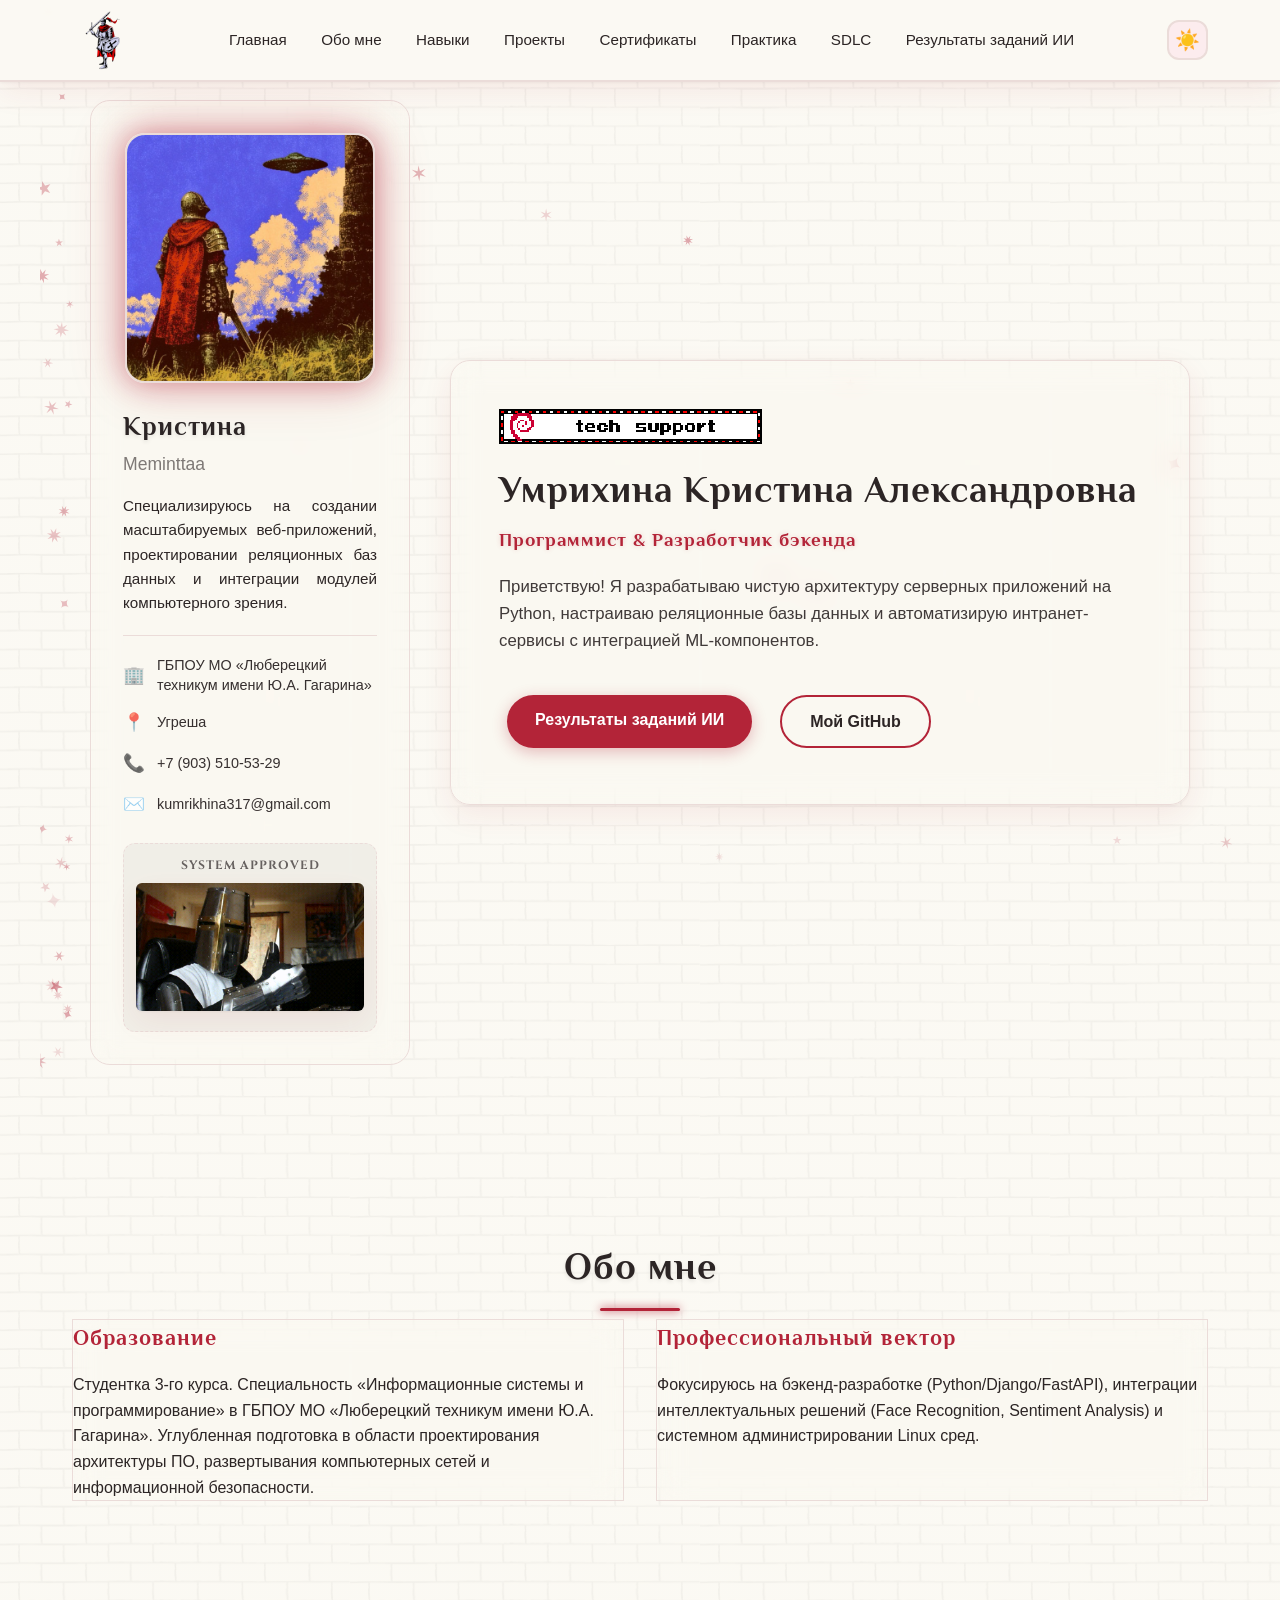
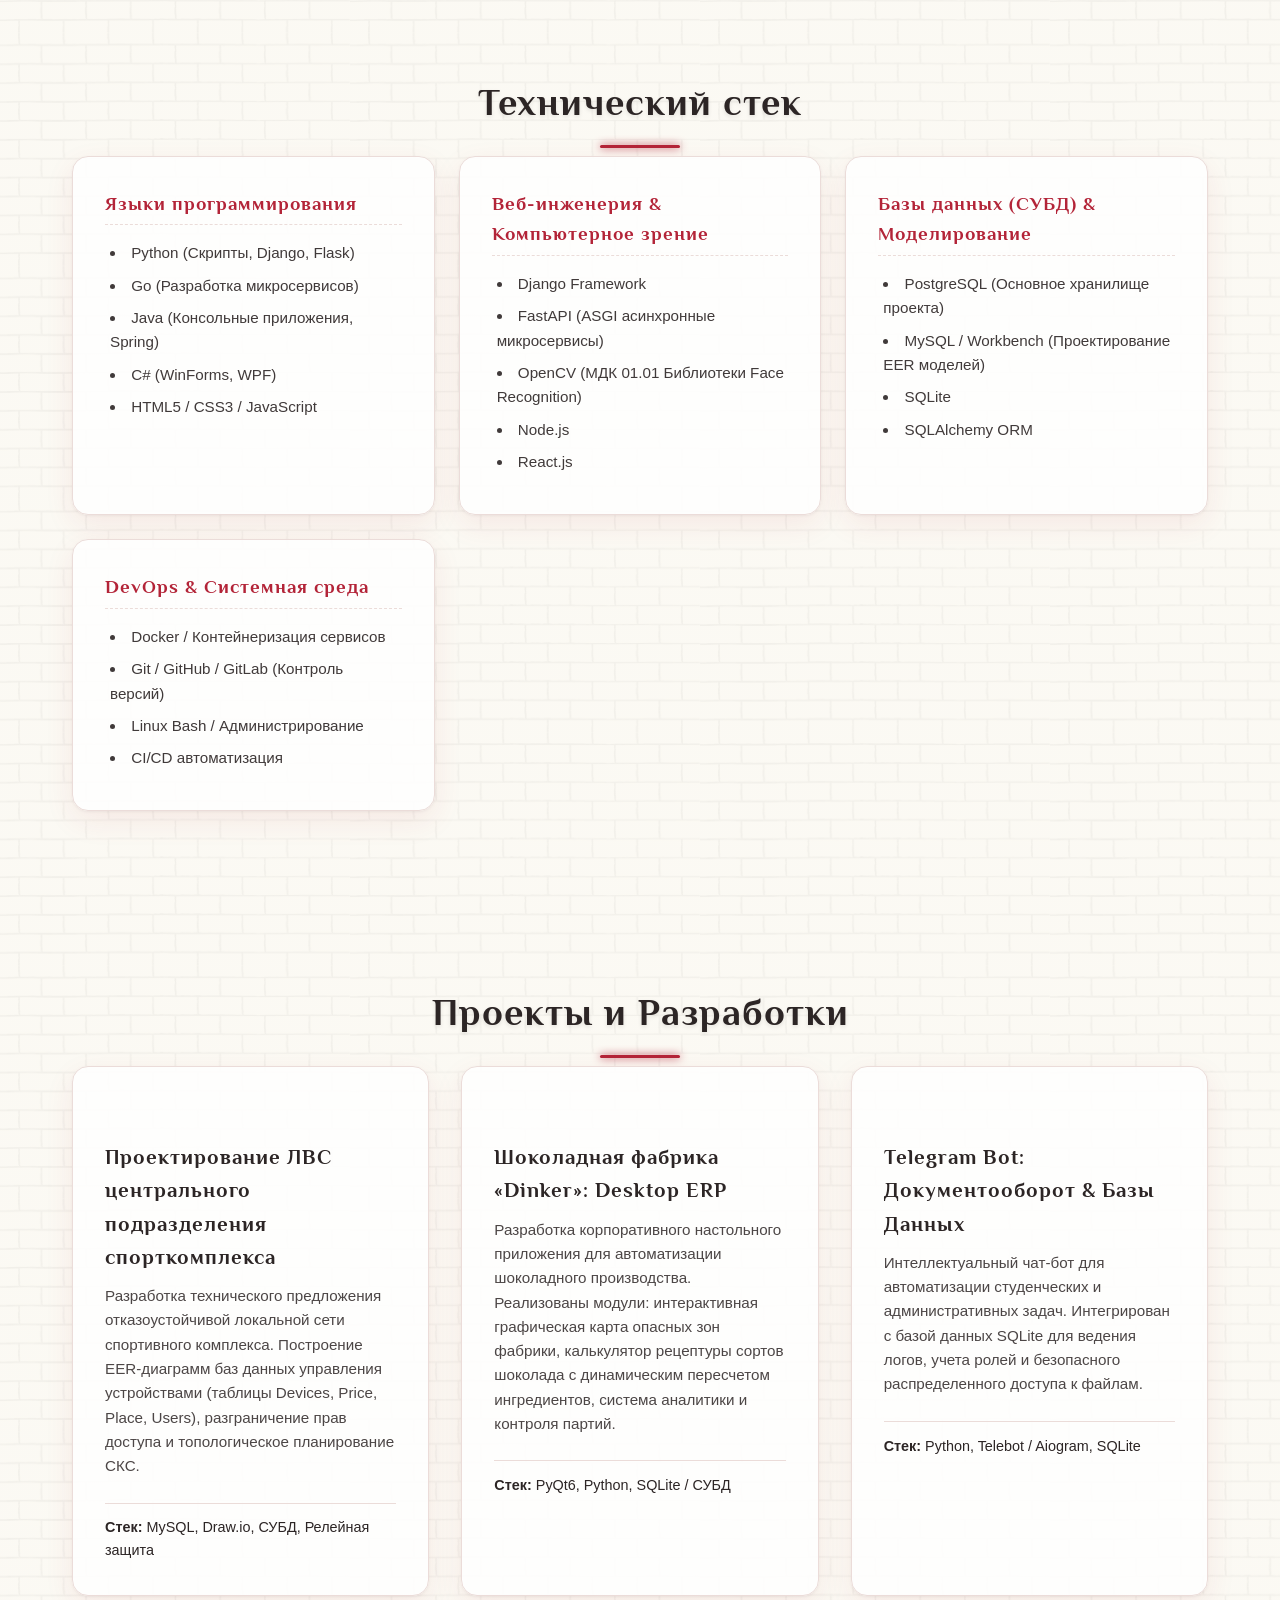
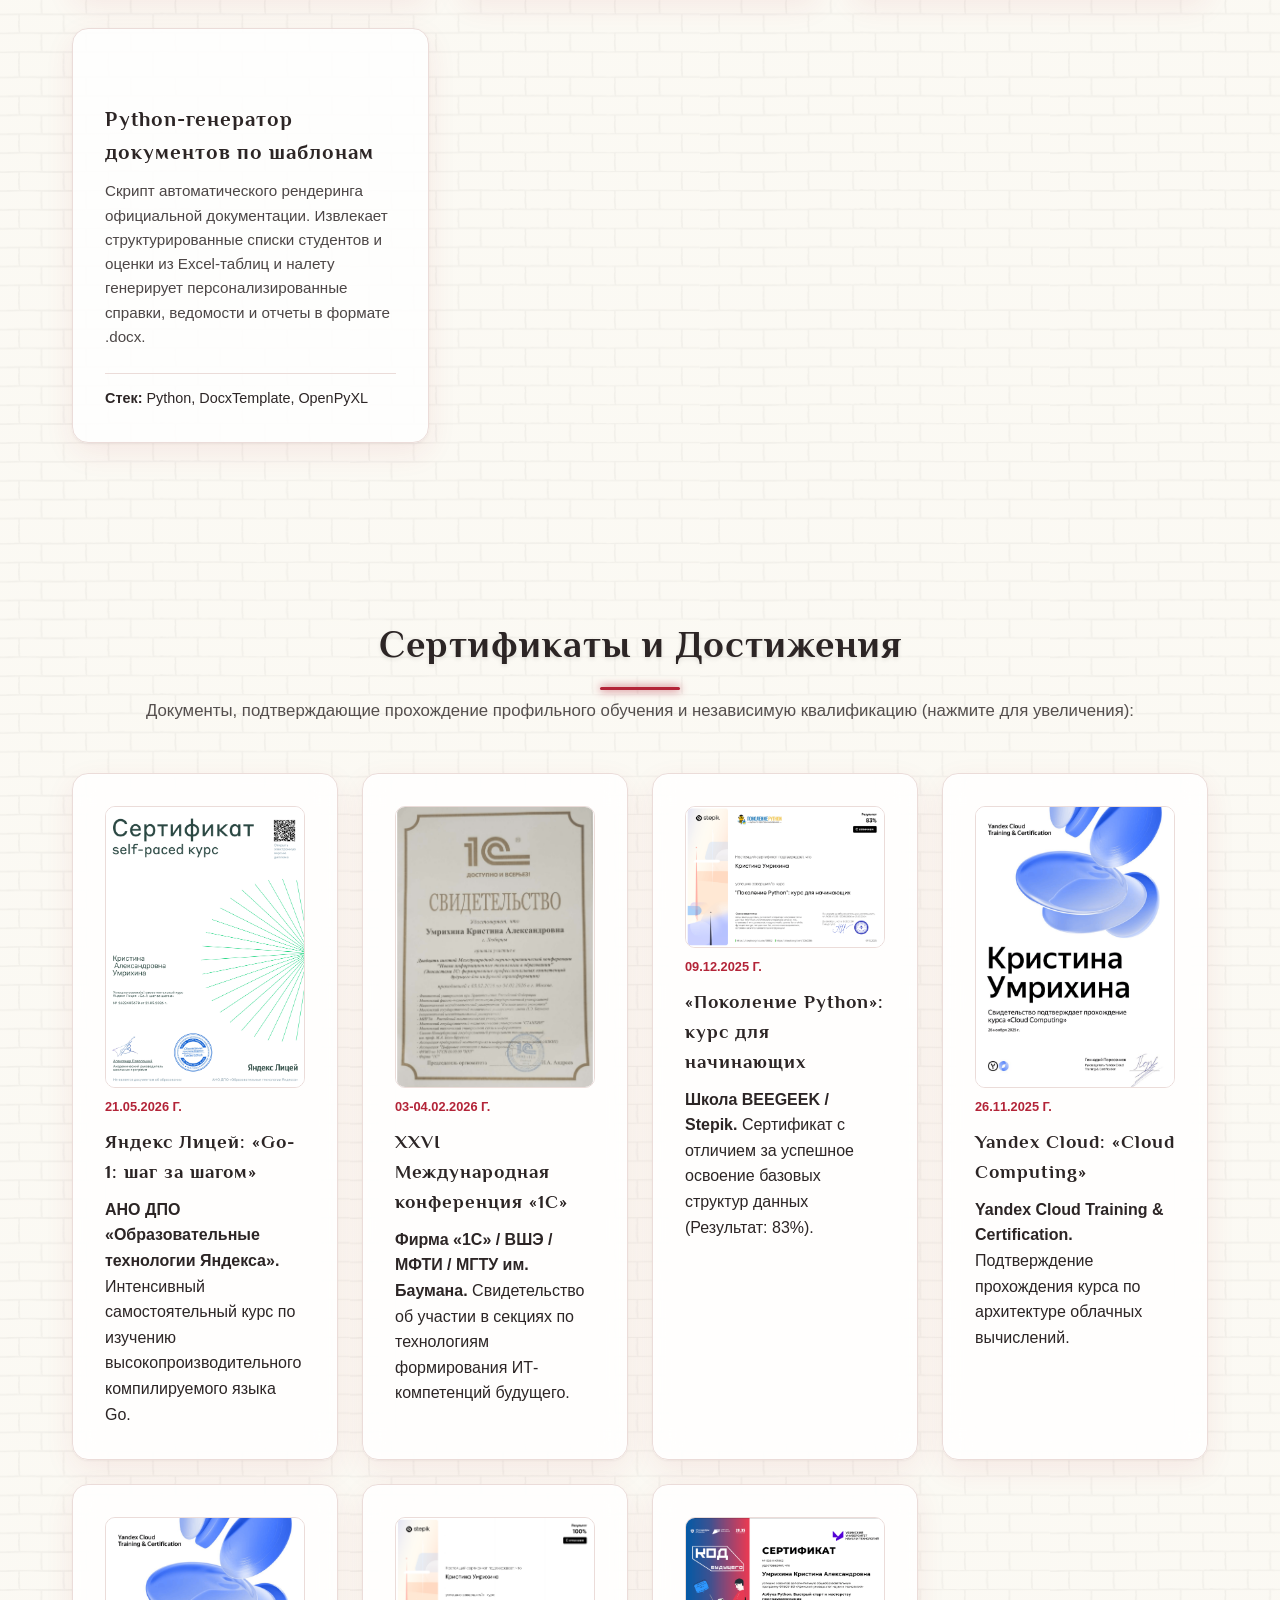
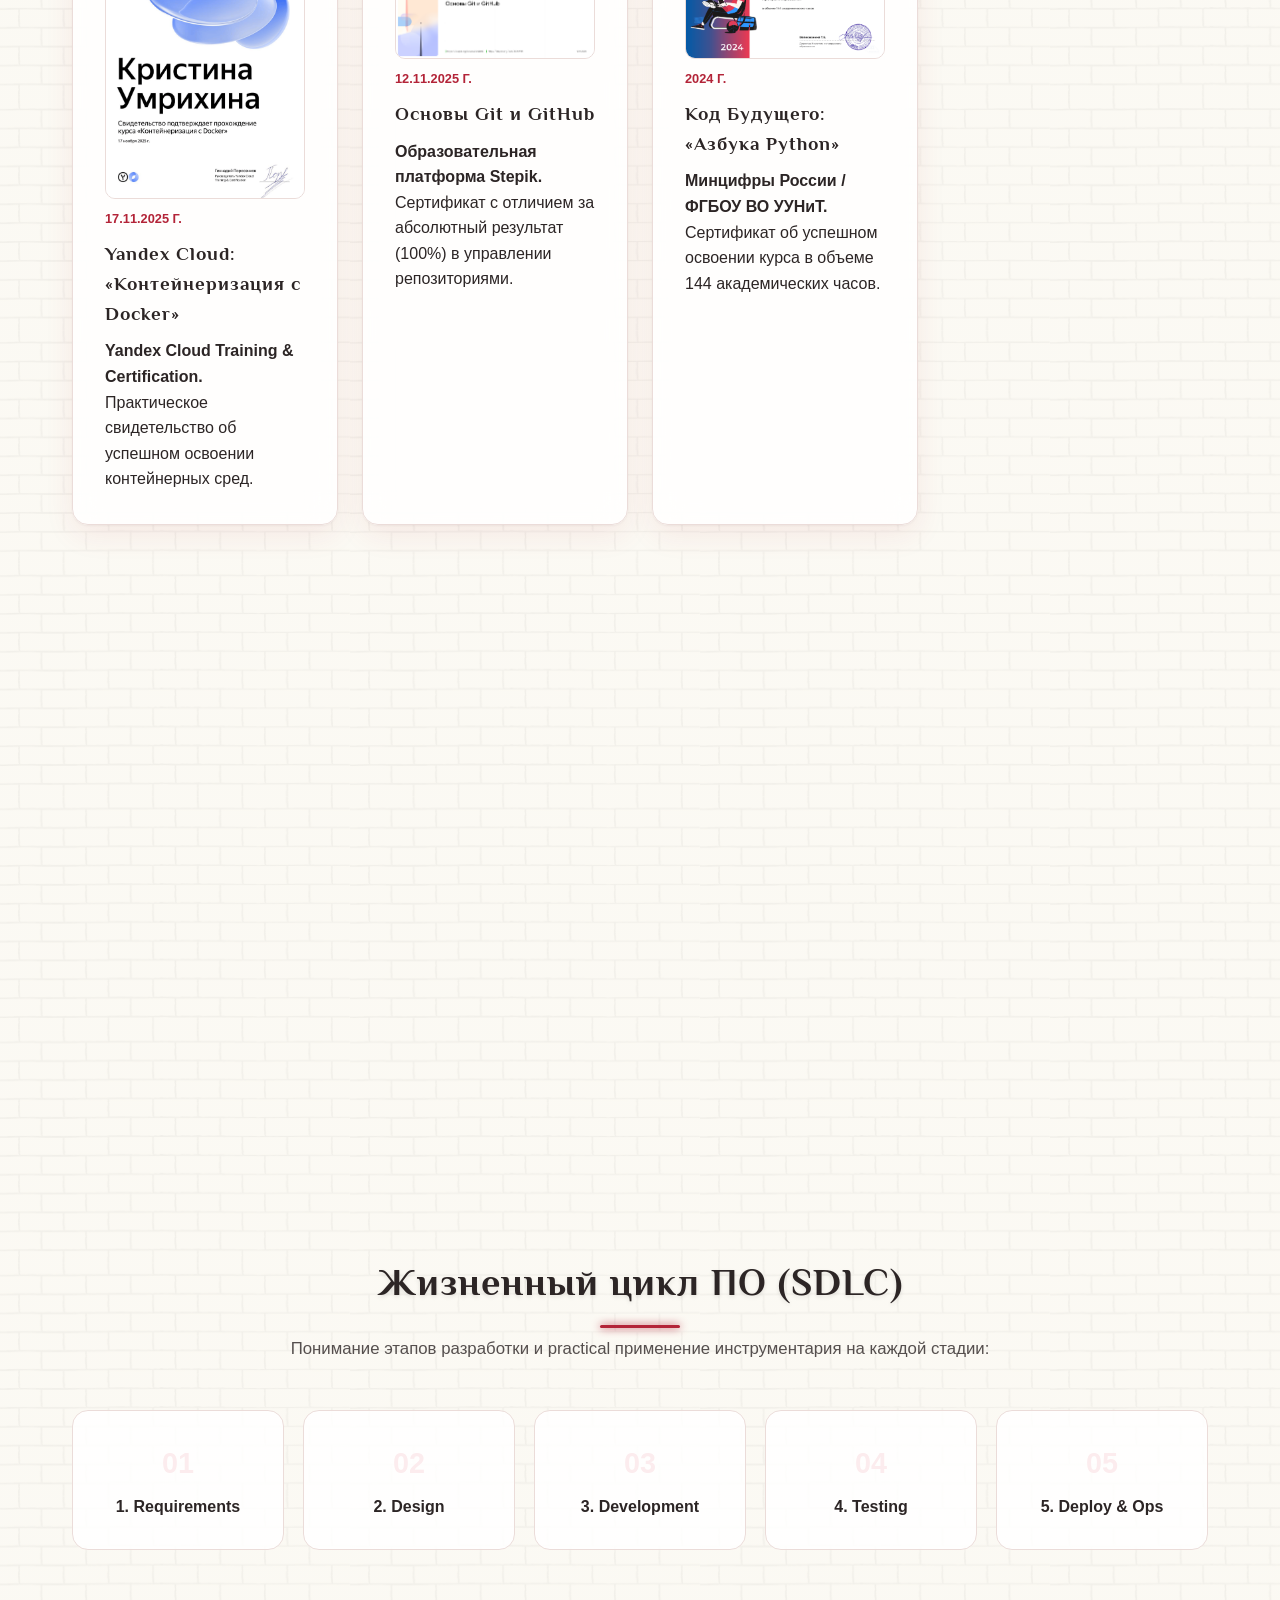
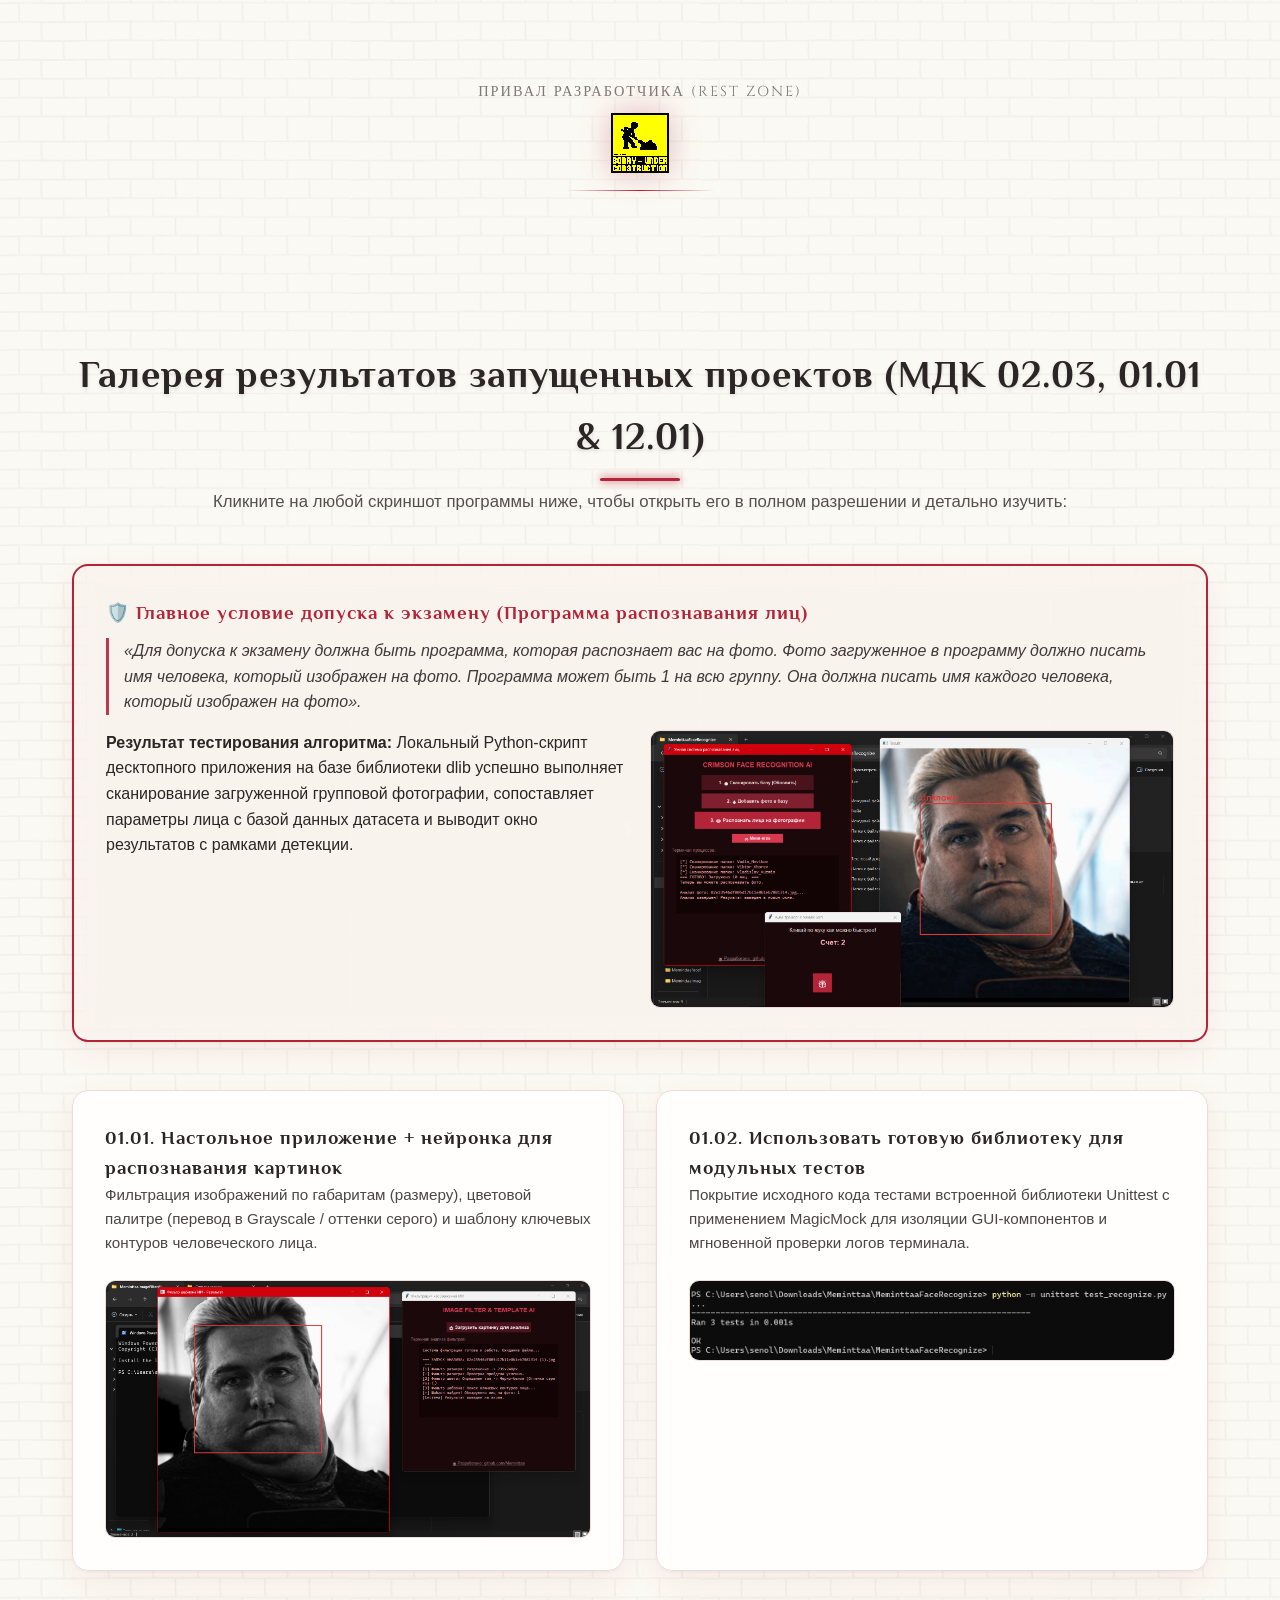
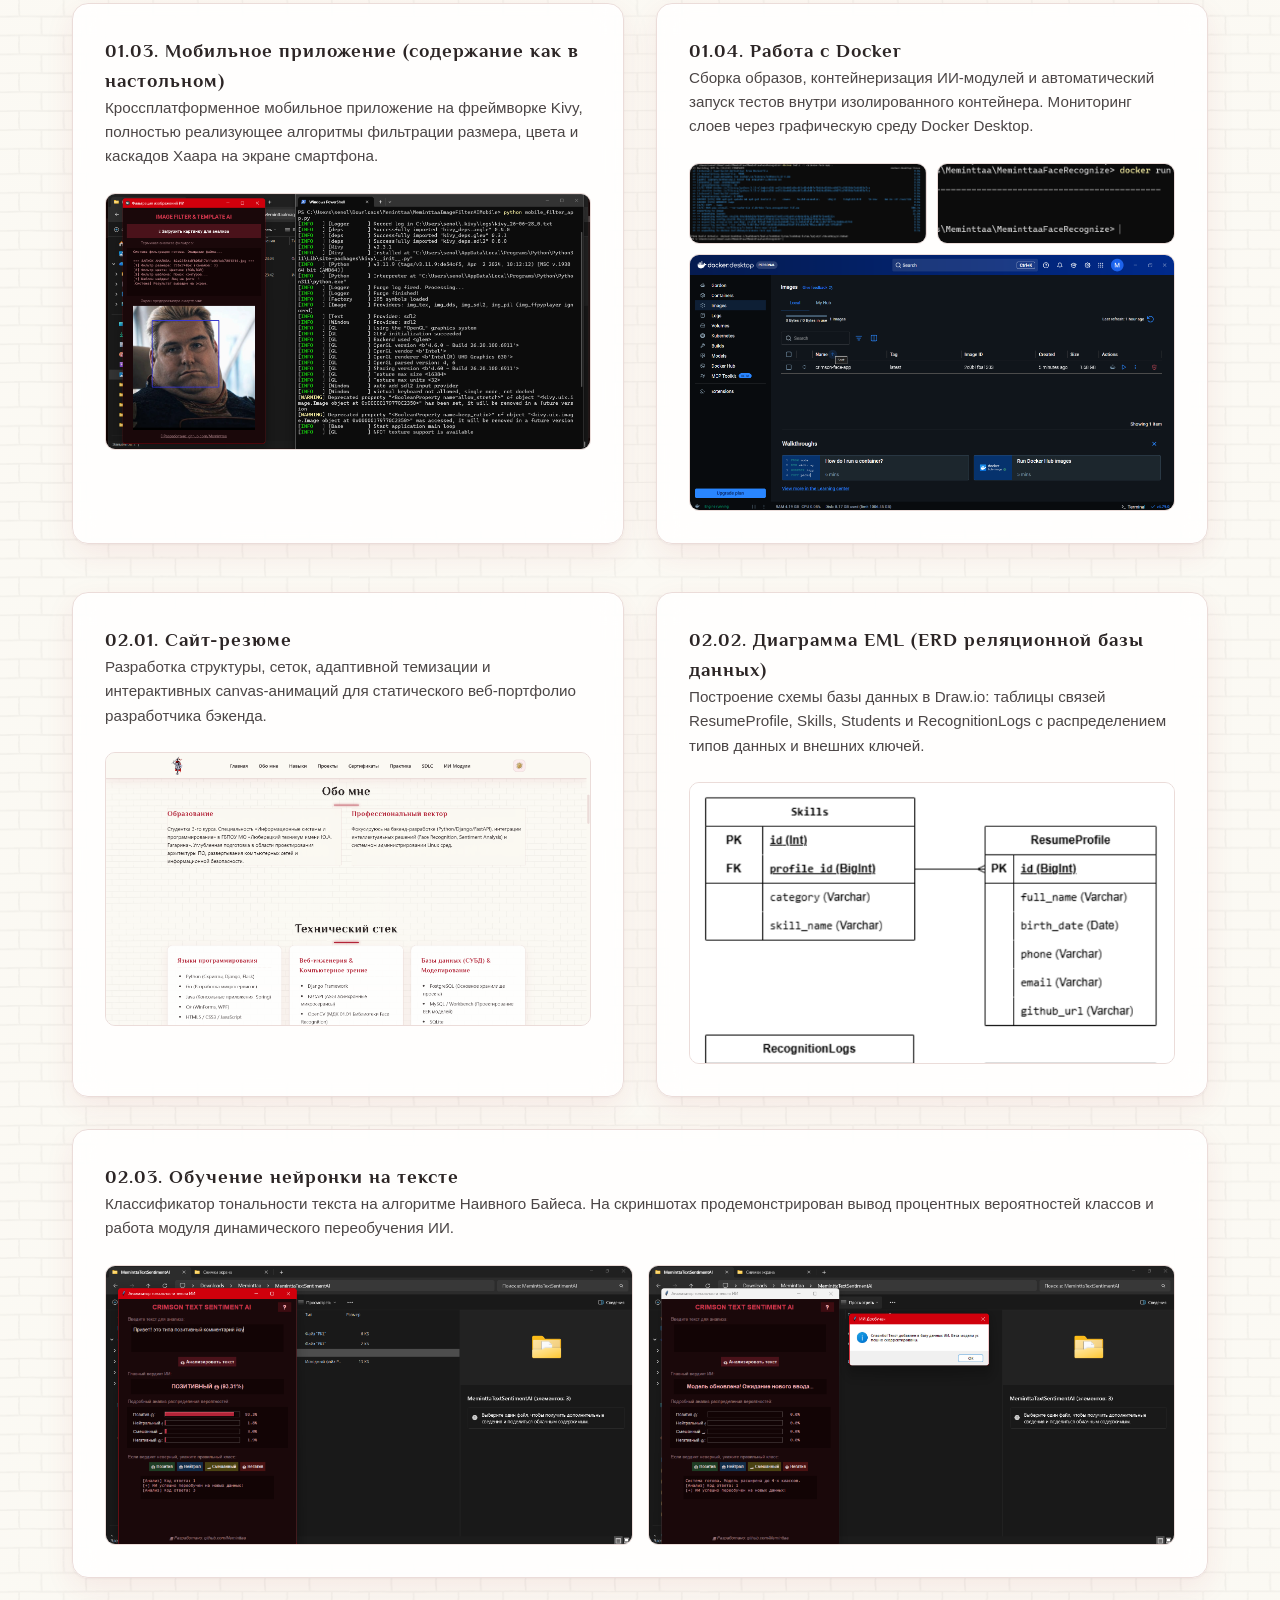
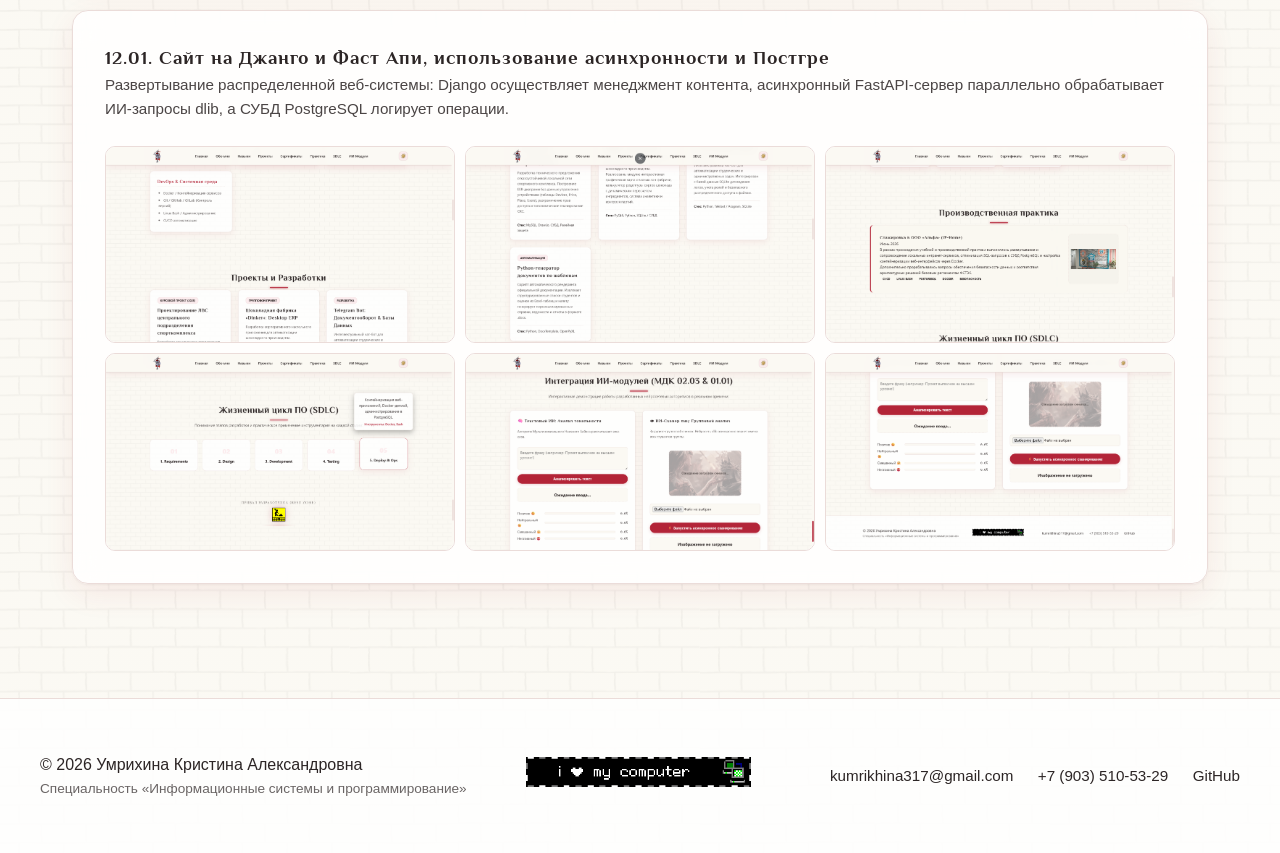
<file: index.html>
<!DOCTYPE html>
<html lang="ru">

<head>
    <meta charset="UTF-8">
    <meta name="viewport" content="width=device-width, initial-scale=1.0">
    <title>Умрихина Кристина — Портфолио & Резюме</title>
    <link
        href="https://fonts.googleapis.com/css2?family=Cinzel:wght@600;700&family=Comfortaa:wght@500;700&family=Philosopher:ital,wght@0,700;1,700&display=swap"
        rel="stylesheet">
    <link rel="stylesheet" href="styles.css">
</head>

<body data-theme="light">
    <header>
        <div class="navbar">
            <div class="logo">
                <img src="images/logo.png" alt="Логотип" style="height: 64px; display: block;">
            </div>
            <nav class="nav-links">
                <a href="#hero">Главная</a>
                <a href="#about">Обо мне</a>
                <a href="#skills">Навыки</a>
                <a href="#projects">Проекты</a>
                <a href="#certificates">Сертификаты</a>
                <a href="#practice">Практика</a>
                <a href="#sdlc">SDLC</a>
                <a href="#ai-hub">Результаты заданий ИИ</a>
            </nav>
            <button class="theme-toggle-btn" id="themeToggle" title="Переключить тему">
                <span id="themeIcon" style="font-size: 20px;">☀️</span>
            </button>
        </div>
    </header>

    <main>
        <section class="hero" id="hero">
            <canvas id="heroCanvas"></canvas>
            <div class="github-layout reveal">

                <div class="github-sidebar glass-panel">
                    <div class="avatar-wrapper">
                        <img src="images/me.png" alt="Умрихина Кристина Александровна" class="github-avatar">
                    </div>
                    <div class="sidebar-info">
                        <h2>Кристина</h2>
                        <p class="nickname">Meminttaa</p>
                        <p class="bio">Специализируюсь на создании масштабируемых веб-приложений, проектировании
                            реляционных баз данных и интеграции модулей компьютерного зрения.</p>

                        <hr class="sidebar-divider">

                        <div class="meta-item">
                            <span class="meta-icon">🏢</span>
                            <span class="meta-text">ГБПОУ МО «Люберецкий техникум имени Ю.А. Гагарина»</span>
                        </div>
                        <div class="meta-item">
                            <span class="meta-icon">📍</span>
                            <span class="meta-text">Угреша</span>
                        </div>
                        <div class="meta-item">
                            <span class="meta-icon">📞</span>
                            <a href="tel:+79035105329" class="meta-link">+7 (903) 510-53-29</a>
                        </div>
                        <div class="meta-item">
                            <span class="meta-icon">✉️</span>
                            <a href="mailto:kumrikhina317@gmail.com" class="meta-link">kumrikhina317@gmail.com</a>
                        </div>

                        <div class="knight-sidebar-container">
                            <p class="knight-title">SYSTEM APPROVED</p>
                            <img src="images/knight_ok_GIF.gif" alt="Рыцарь" class="knight-gif-sidebar">
                        </div>
                    </div>
                </div>

                <div class="github-content">
                    <div class="welcome-box glass-panel">
                        <div style="text-align: left; margin-bottom: 10px;">
                            <img src="images/Pixel_Text_GIF.gif" alt="Welcome"
                                style="height: 35px; image-rendering: pixelated;">
                        </div>
                        <h1>Умрихина Кристина Александровна</h1>
                        <h3 class="accent-text">Программист & Разработчик бэкенда</h3>
                        <p class="sell-pitch">Приветствую! Я разрабатываю чистую архитектуру серверных приложений на
                            Python, настраиваю реляционные базы данных и автоматизирую интранет-сервисы с интеграцией
                            ML-компонентов.</p>
                        <div class="cta-group">
                            <a href="#ai-hub" class="cta-btn">Результаты заданий ИИ</a>
                            <a href="https://github.com/Meminttaa" target="_blank" class="cta-btn secondary">Мой
                                GitHub</a>
                        </div>
                    </div>
                </div>
            </div>
        </section>

        <section id="about" class="reveal">
            <h2>Обо мне</h2>
            <div class="about-grid">
                <div class="about-card glass-panel game-card-effect">
                    <h3>Образование</h3>
                    <p>Студентка 3-го курса. Специальность «Информационные системы и программирование» в ГБПОУ МО
                        «Люберецкий техникум имени Ю.А. Гагарина». Углубленная подготовка в области проектирования
                        архитектуры ПО, развертывания компьютерных сетей и информационной безопасности.</p>
                </div>
                <div class="about-card glass-panel game-card-effect">
                    <h3>Профессиональный вектор</h3>
                    <p>Фокусируюсь на бэкенд-разработке (Python/Django/FastAPI), интеграции интеллектуальных решений
                        (Face Recognition, Sentiment Analysis) и системном администрировании Linux сред.</p>
                </div>
            </div>
        </section>

        <section id="skills" class="reveal">
            <h2>Технический стек</h2>
            <div class="skills-container" id="skillsGrid"></div>
        </section>

        <section id="projects" class="reveal">
            <h2>Проекты и Разработки</h2>
            <div class="projects-grid" id="projectsGrid"></div>
        </section>

        <section id="certificates" class="reveal">
            <h2>Сертификаты и Достижения</h2>
            <p class="section-desc">Документы, подтверждающие прохождение профильного обучения и независимую
                квалификацию (нажмите для увеличения):</p>
            <div class="certificates-grid">

                <div class="card cert-card glass-panel game-card-effect">
                    <div class="zoom-img-container">
                        <img src="images/certificat_5.jpg" alt="Яндекс Лицей Go" class="zoom-thumbnail">
                        <div class="cert-overlay"><span>🔍 Нажмите для увеличения</span></div>
                    </div>
                    <span class="cert-date">21.05.2026 г.</span>
                    <h3>Яндекс Лицей: «Go-1: шаг за шагом»</h3>
                    <p><strong>АНО ДПО «Образовательные технологии Яндекса».</strong> Интенсивный самостоятельный курс
                        по изучению высокопроизводительного компилируемого языка Go.</p>
                </div>

                <div class="card cert-card glass-panel game-card-effect">
                    <div class="zoom-img-container">
                        <img src="images/certificat_8.png" alt="Конференция 1С" class="zoom-thumbnail">
                        <div class="cert-overlay"><span>🔍 Нажмите для увеличения</span></div>
                    </div>
                    <span class="cert-date">03-04.02.2026 г.</span>
                    <h3>XXVI Международная конференция «1С»</h3>
                    <p><strong>Фирма «1С» / ВШЭ / МФТИ / МГТУ им. Баумана.</strong> Свидетельство об участии в секциях
                        по технологиям формирования ИТ-компетенций будущего.</p>
                </div>

                <div class="card cert-card glass-panel game-card-effect">
                    <div class="zoom-img-container">
                        <img src="images/certificat_6.png" alt="Поколение Python" class="zoom-thumbnail">
                        <div class="cert-overlay"><span>🔍 Нажмите для увеличения</span></div>
                    </div>
                    <span class="cert-date">09.12.2025 г.</span>
                    <h3>«Поколение Python»: курс для начинающих</h3>
                    <p><strong>Школа BEEGEEK / Stepik.</strong> Сертификат с отличием за успешное освоение базовых
                        структур данных (Результат: 83%).</p>
                </div>

                <div class="card cert-card glass-panel game-card-effect">
                    <div class="zoom-img-container">
                        <img src="images/certificat_2.png" alt="Cloud Computing" class="zoom-thumbnail">
                        <div class="cert-overlay"><span>🔍 Нажмите для увеличения</span></div>
                    </div>
                    <span class="cert-date">26.11.2025 г.</span>
                    <h3>Yandex Cloud: «Cloud Computing»</h3>
                    <p><strong>Yandex Cloud Training & Certification.</strong> Подтверждение прохождения курса по
                        архитектуре облачных вычислений.</p>
                </div>

                <div class="card cert-card glass-panel game-card-effect">
                    <div class="zoom-img-container">
                        <img src="images/certificat_1.png" alt="Docker Контейнеризация" class="zoom-thumbnail">
                        <div class="cert-overlay"><span>🔍 Нажмите для увеличения</span></div>
                    </div>
                    <span class="cert-date">17.11.2025 г.</span>
                    <h3>Yandex Cloud: «Контейнеризация с Docker»</h3>
                    <p><strong>Yandex Cloud Training & Certification.</strong> Практическое свидетельство об успешном
                        освоении контейнерных сред.</p>
                </div>

                <div class="card cert-card glass-panel game-card-effect">
                    <div class="zoom-img-container">
                        <img src="images/certificat_3.png" alt="Основы Git и GitHub" class="zoom-thumbnail">
                        <div class="cert-overlay"><span>🔍 Нажмите для увеличения</span></div>
                    </div>
                    <span class="cert-date">12.11.2025 г.</span>
                    <h3>Основы Git и GitHub</h3>
                    <p><strong>Образовательная платформа Stepik.</strong> Сертификат с отличием за абсолютный результат
                        (100%) в управлении репозиториями.</p>
                </div>

                <div class="card cert-card glass-panel game-card-effect">
                    <div class="zoom-img-container">
                        <img src="images/certificat_7.png" alt="Азбука Python" class="zoom-thumbnail">
                        <div class="cert-overlay"><span>🔍 Нажмите для увеличения</span></div>
                    </div>
                    <span class="cert-date">2024 г.</span>
                    <h3>Код Будущего: «Азбука Python»</h3>
                    <p><strong>Минцифры России / ФГБОУ ВО УУНиТ.</strong> Сертификат об успешном освоении курса в объеме
                        144 академических часов.</p>
                </div>

            </div>
        </section>

        <section id="practice" class="reveal">
            <h2>Производственная практика</h2>
            <div class="practice-box-layout glass-panel">
                <div class="practice-box">
                    <h3>Стажировка в ООО «Альфа» (IP-Home)</h3>
                    <p class="date-tag">Июнь 2026</p>
                    <p>В рамках прохождения учебной и производственной практики выполнялось развертывание и
                        сопровождение локальных интранет-сервисов, оптимизация SQL-запросов к СУБД PostgreSQL и
                        настройка контейнеризации веб-интерфейсов через Docker.</p>
                    <p>Дополнительно прорабатывались вопросы обеспечения безопасности данных и соответствия
                        архитектурных решений базовым регламентам ФСТЭК.</p>
                    <div class="tags">
                        <span class="tag">CI/CD</span>
                        <span class="tag">Linux Bash</span>
                        <span class="tag">PostgreSQL</span>
                        <span class="tag">Docker</span>
                        <span class="tag">Безопасность</span>
                    </div>
                </div>
                <div class="practice-logo-container">
                    <img src="images/ip_home.png" alt="IP-Home" class="company-logo-img">
                </div>
            </div>
        </section>

        <section id="sdlc" class="reveal">
            <h2>Жизненный цикл ПО (SDLC)</h2>
            <p class="section-desc">Понимание этапов разработки и practical применение инструментария на каждой стадии:
            </p>
            <div class="sdlc-wrapper" id="sdlcGrid"></div>
        </section>

        <div style="text-align: center; margin: 5rem 0 2rem; position: relative;">
            <p
                style="font-family: 'Cinzel', serif; font-size: 0.9rem; letter-spacing: 2px; opacity: 0.6; margin-bottom: 10px;">
                ПРИВАЛ РАЗРАБОТЧИКА (REST ZONE)</p>
            <img src="images/gif.gif" alt="Костер"
                style="height: 60px; image-rendering: pixelated; filter: drop-shadow(0 0 15px rgba(179,36,56,0.3));">
            <div
                style="width: 150px; height: 1px; background: linear-gradient(to right, transparent, var(--accent-dark), transparent); margin: 10px auto 0;">
            </div>
        </div>

        <section id="ai-hub" class="reveal">
            <h2>Галерея результатов запущенных проектов (МДК 02.03, 01.01 & 12.01)</h2>
            <p class="section-desc">Кликните на любой скриншот программы ниже, чтобы открыть его в полном разрешении и
                детально изучить:</p>

            <div class="ai-grid" style="grid-template-columns: 1fr;">

                <div class="card glass-panel game-card-effect"
                    style="border: 2px solid var(--accent-dark) !important; background: rgba(179,36,56,0.02);">
                    <h3 style="color: var(--accent-dark);">🛡️ Главное условие допуска к экзамену (Программа
                        распознавания лиц)</h3>
                    <blockquote
                        style="margin: 10px 0; padding-left: 15px; border-left: 3px solid var(--accent-dark); font-style: italic; opacity: 0.9;">
                        «Для допуска к экзамену должна быть программа, которая распознает вас на фото. Фото загруженное
                        в программу должно писать имя человека, который изображен на фото. Программа может быть 1 на всю
                        группу. Она должна писать имя каждого человека, который изображен на фото».
                    </blockquote>

                    <div
                        style="display: grid; grid-template-columns: repeat(auto-fit, minmax(320px, 1fr)); gap: 20px; margin-top: 15px;">
                        <div>
                            <p><strong>Результат тестирования алгоритма:</strong> Локальный Python-скрипт десктопного
                                приложения на базе библиотеки dlib успешно выполняет сканирование загруженной групповой
                                фотографии, сопоставляет параметры лица с базой данных датасета и выводит окно
                                результатов с рамками детекции.</p>
                        </div>
                        <div class="zoom-img-container">
                            <img src="images/desktop_recognition_app.png"
                                alt="Допуск к экзамену - Программа распознавания лиц группы"
                                class="zoom-thumbnail text-image-style">
                            <div class="cert-overlay"><span>🔍 Увеличить скриншот</span></div>
                        </div>
                    </div>
                </div>

                <div
                    style="display: grid; grid-template-columns: repeat(auto-fit, minmax(450px, 1fr)); gap: 2rem; margin-top: 1rem;">

                    <div class="card glass-panel game-card-effect">
                        <h3>01.01. Настольное приложение + нейронка для распознавания картинок</h3>
                        <p class="card-desc">Фильтрация изображений по габаритам (размеру), цветовой палитре (перевод в
                            Grayscale / оттенки серого) и шаблону ключевых контуров человеческого лица.</p>
                        <div class="zoom-img-container">
                            <img src="images/desktop_filter_grayscale.png"
                                alt="01.01 Фильтрация по размеру, цвету Grayscale и шаблону лица"
                                class="zoom-thumbnail text-image-style">
                            <div class="cert-overlay"><span>🔍 Увеличить скриншот</span></div>
                        </div>
                    </div>

                    <div class="card glass-panel game-card-effect">
                        <h3>01.02. Использовать готовую библиотеку для модульных тестов</h3>
                        <p class="card-desc">Покрытие исходного кода тестами встроенной библиотеки Unittest с
                            применением MagicMock для изоляции GUI-компонентов и мгновенной проверки логов терминала.
                        </p>
                        <div class="zoom-img-container">
                            <img src="images/unit_tests_passed.png"
                                alt="01.02 Успешный прогон модульных тестов Unittest"
                                class="zoom-thumbnail text-image-style">
                            <div class="cert-overlay"><span>🔍 Увеличить скриншот</span></div>
                        </div>
                    </div>

                    <div class="card glass-panel game-card-effect">
                        <h3>01.03. Мобильное приложение (содержание как в настольном)</h3>
                        <p class="card-desc">Кроссплатформенное мобильное приложение на фреймворке Kivy, полностью
                            реализующее алгоритмы фильтрации размера, цвета и каскадов Хаара на экране смартфона.</p>
                        <div class="zoom-img-container">
                            <img src="images/mobile_app_interface.png" alt="01.03 Интерфейс мобильного приложения Kivy"
                                class="zoom-thumbnail text-image-style">
                            <div class="cert-overlay"><span>🔍 Увеличить скриншот</span></div>
                        </div>
                    </div>

                    <div class="card glass-panel game-card-effect">
                        <h3>01.04. Работа с Docker</h3>
                        <p class="card-desc">Сборка образов, контейнеризация ИИ-модулей и автоматический запуск тестов
                            внутри изолированного контейнера. Мониторинг слоев через графическую среду Docker Desktop.
                        </p>
                        <div style="display: grid; grid-template-columns: 1fr 1fr; gap: 10px; margin-bottom: 10px;">
                            <div class="zoom-img-container">
                                <img src="images/docker_build.png" alt="01.04 Лог сборки образа docker build"
                                    class="zoom-thumbnail text-image-style">
                                <div class="cert-overlay"><span>🔍 Увеличить</span></div>
                            </div>
                            <div class="zoom-img-container">
                                <img src="images/docker_run_tests.png" alt="01.04 Запуск тестов через docker run"
                                    class="zoom-thumbnail text-image-style">
                                <div class="cert-overlay"><span>🔍 Увеличить</span></div>
                            </div>
                        </div>
                        <div class="zoom-img-container">
                            <img src="images/docker_desktop_image.png"
                                alt="01.04 Образ в панели управления Docker Desktop"
                                class="zoom-thumbnail text-image-style">
                            <div class="cert-overlay"><span>🔍 Увеличить скриншот</span></div>
                        </div>
                    </div>

                </div>

                <div
                    style="display: grid; grid-template-columns: repeat(auto-fit, minmax(450px, 1fr)); gap: 2rem; margin-top: 1rem;">

                    <div class="card glass-panel game-card-effect">
                        <h3>02.01. Сайт-резюме</h3>
                        <p class="card-desc">Разработка структуры, сеток, адаптивной темизации и интерактивных
                            canvas-анимаций для статического веб-портфолио разработчика бэкенда.</p>
                        <div class="zoom-img-container">
                            <img src="images/django_about_skills.png"
                                alt="02.01 Разработка структуры и макета сайта-резюме"
                                class="zoom-thumbnail text-image-style">
                            <div class="cert-overlay"><span>🔍 Увеличить скриншот</span></div>
                        </div>
                    </div>

                    <div class="card glass-panel game-card-effect">
                        <h3>02.02. Диаграмма EML (ERD реляционной базы данных)</h3>
                        <p class="card-desc">Построение схемы базы данных в Draw.io: таблицы связей ResumeProfile,
                            Skills, Students и RecognitionLogs с распределением типов данных и внешних ключей.</p>
                        <div class="zoom-img-container">
                            <img src="images/database_eer_diagram.png"
                                alt="02.02 Схема реляционной структуры БД в Draw.io"
                                class="zoom-thumbnail text-image-style">
                            <div class="cert-overlay"><span>🔍 Увеличить скриншот</span></div>
                        </div>
                    </div>

                    <div class="card glass-panel game-card-effect" style="grid-column: span 2;">
                        <h3>02.03. Обучение нейронки на тексте</h3>
                        <p class="card-desc">Классификатор тональности текста на алгоритме Наивного Байеса. На
                            скриншотах продемонстрирован вывод процентных вероятностей классов и работа модуля
                            динамического переобучения ИИ.</p>
                        <div style="display: grid; grid-template-columns: 1fr 1fr; gap: 15px;">
                            <div class="zoom-img-container">
                                <img src="images/text_sentiment_analysis.png"
                                    alt="02.03 Результат анализа тональности текста ИИ"
                                    class="zoom-thumbnail text-image-style">
                                <div class="cert-overlay"><span>🔍 Увеличить</span></div>
                            </div>
                            <div class="zoom-img-container">
                                <img src="images/text_ai_retrain.png" alt="02.03 Модуль асинхронного дообучения модели"
                                    class="zoom-thumbnail text-image-style">
                                <div class="cert-overlay"><span>🔍 Увеличить</span></div>
                            </div>
                        </div>
                    </div>

                    <div class="card glass-panel game-card-effect" style="grid-column: span 2;">
                        <h3>12.01. Сайт на Джанго и Фаст Апи, использование асинхронности и Постгре</h3>
                        <p class="card-desc">Развертывание распределенной веб-системы: Django осуществляет менеджмент
                            контента, асинхронный FastAPI-сервер параллельно обрабатывает ИИ-запросы dlib, а СУБД
                            PostgreSQL логирует операции.</p>
                        <div
                            style="display: grid; grid-template-columns: repeat(auto-fill, minmax(280px, 1fr)); gap: 10px;">
                            <div class="zoom-img-container"><img src="images/django_skills_devops.png"
                                    alt="12.01 Панель навыков и DevOps среды" class="zoom-thumbnail">
                                <div class="cert-overlay"><span>🔍</span></div>
                            </div>
                            <div class="zoom-img-container"><img src="images/django_projects_grid.png"
                                    alt="12.01 Сетка разработанных проектов" class="zoom-thumbnail">
                                <div class="cert-overlay"><span>🔍</span></div>
                            </div>
                            <div class="zoom-img-container"><img src="images/django_practice_box.png"
                                    alt="12.01 Раздел отчета по практике" class="zoom-thumbnail">
                                <div class="cert-overlay"><span>🔍</span></div>
                            </div>
                            <div class="zoom-img-container"><img src="images/django_sdlc_rest.png"
                                    alt="12.01 Виджет этапов SDLC" class="zoom-thumbnail">
                                <div class="cert-overlay"><span>🔍</span></div>
                            </div>
                            <div class="zoom-img-container"><img src="images/django_ai_hub_top.png"
                                    alt="12.01 Интерактивные формы ИИ-сервера" class="zoom-thumbnail">
                                <div class="cert-overlay"><span>🔍</span></div>
                            </div>
                            <div class="zoom-img-container"><img src="images/django_footer.png"
                                    alt="12.01 Подвал веб-страницы и футер" class="zoom-thumbnail">
                                <div class="cert-overlay"><span>🔍</span></div>
                            </div>
                        </div>
                    </div>

                </div>

            </div>
        </section>
    </main>

    <footer>
        <div class="footer-content">
            <div class="footer-info">
                <p>© 2026 Умрихина Кристина Александровна</p>
                <p class="sub-text">Специальность «Информационные системы и программирование»</p>
            </div>
            <div style="text-align: center; margin: 10px 0;">
                <img src="images/Pixel_Text_GIF_(1).gif" alt="Goodbye"
                    style="height: 30px; image-rendering: pixelated;">
            </div>
            <div class="footer-contacts">
                <a href="mailto:kumrikhina317@gmail.com">kumrikhina317@gmail.com</a>
                <a href="tel:+79035105329">+7 (903) 510-53-29</a>
                <a href="https://github.com/Meminttaa" target="_blank">GitHub</a>
            </div>
        </div>
    </footer>

    <script src="script.js"></script>

    <div id="certModal" class="modal"
        style="display: none; position: fixed; z-index: 10000; left: 0; top: 0; width: 100%; height: 100%; background-color: rgba(0,0,0,0.9); overflow: auto; backdrop-filter: blur(8px);">
        <span class="modal-close"
            style="position: absolute; top: 20px; right: 35px; color: #fff; font-size: 40px; font-weight: bold; cursor: pointer; transition: 0.3s; user-select: none;">&times;</span>
        <div
            style="margin: auto; display: flex; flex-direction: column; align-items: center; justify-content: center; min-height: 100vh; padding: 40px;">
            <img class="modal-content" id="modalTargetImg"
                style="max-width: 95%; max-height: 85vh; border-radius: 8px; box-shadow: 0 0 30px rgba(0,0,0,0.7); border: 1px solid rgba(255,255,255,0.1);">
            <div id="modalCaption"
                style="margin-top: 18px; color: #fff; font-family: 'Comfortaa', sans-serif; font-size: 1.15rem; text-align: center; text-shadow: 0 2px 4px rgba(0,0,0,0.8); background: rgba(0,0,0,0.6); padding: 8px 16px; border-radius: 20px;">
            </div>
        </div>
    </div>
</body>

</html>
</file>
<file: styles.css>
/* ==========================================================================
   ЦВЕТОВАЯ ПАЛИТРА И ПОЛУПРОЗРАЧНАЯ КИРПИЧНАЯ ТЕКСТУРА (Снижена до минимума)
   ========================================================================== */
:root {
    --bg-color: #fbf9f3;
    /* Наложение кирпичной кладки с прозрачностью всего 4% для светлой темы */
    --bg-image: linear-gradient(rgba(251, 249, 243, 0.96), rgba(251, 249, 243, 0.96)), url('images/wall-Photoroom.png');
    --text-color: #2c2525;
    --accent-color: #fcecee;
    --accent-dark: #b32438;
    --card-bg: rgba(255, 255, 255, 0.85);
    --nav-bg: rgba(251, 249, 243, 0.95);
    --border-color: #ebdcd9;
    --shadow: 0 10px 30px rgba(179, 36, 56, 0.08), 0 1px 3px rgba(0, 0, 0, 0.05);
    --transition: all 0.35s cubic-bezier(0.25, 0.46, 0.45, 0.94);
    --mdk-color: #fcedee;
    --course-color: #fbf1e6;
}

[data-theme="dark"] {
    /* Наложение кирпичной кладки с прозрачностью 2% для глубокой темной темы */
    --bg-color: #060102;
    --bg-image: linear-gradient(rgba(6, 1, 2, 0.98), rgba(6, 1, 2, 0.98)), url('images/wall-Photoroom.png');
    --text-color: #f8ebed;
    --accent-color: #31070e;
    --accent-dark: #ff334f;
    /* Яркий контрастный рубиновый неон */
    --card-bg: rgba(10, 3, 4, 0.98);
    --nav-bg: rgba(6, 1, 2, 0.98);
    --border-color: #3d0c12;
    --shadow: 0 25px 60px rgba(0, 0, 0, 0.95), 0 0 20px rgba(255, 51, 79, 0.15);
    --mdk-color: #42060f;
    --course-color: #30130c;
}

/* ==========================================================================
   БАЗОВЫЕ СТИЛИ И ИГРОВАЯ АТМОСФЕРА
   ========================================================================== */
* {
    margin: 0;
    padding: 0;
    box-sizing: border-box;
}

html {
    scroll-behavior: smooth;
}

body {
    background-color: var(--bg-color);
    background-image: var(--bg-image);
    background-repeat: repeat;
    background-size: 350px;
    color: var(--text-color);
    font-family: -apple-system, BlinkMacSystemFont, 'Segoe UI', Roboto, sans-serif;
    line-height: 1.6;
    transition: background-color 0.4s ease, color 0.4s ease;
    overflow-x: hidden;
}

h1,
h2,
h3,
.logo strong {
    font-family: 'Philosopher', 'Cinzel', serif !important;
    letter-spacing: 1px;
}

/* Кастомный благородный скроллбар */
::-webkit-scrollbar {
    width: 12px;
}

::-webkit-scrollbar-track {
    background: var(--bg-color);
}

::-webkit-scrollbar-thumb {
    background-color: var(--border-color);
    border-radius: 20px;
    border: 3px solid var(--bg-color);
}

::-webkit-scrollbar-thumb:hover {
    background-color: var(--accent-dark);
}

header {
    position: fixed;
    width: 100%;
    top: 0;
    z-index: 1000;
    background: var(--nav-bg);
    backdrop-filter: blur(16px);
    border-bottom: 2px solid var(--border-color);
    box-shadow: var(--shadow);
}

.navbar {
    max-width: 1200px;
    margin: 0 auto;
    padding: 0.5rem 2rem;
    display: flex;
    justify-content: space-between;
    align-items: center;
}

.nav-links a {
    text-decoration: none;
    color: var(--text-color);
    margin: 0 15px;
    font-weight: 500;
    font-size: 0.95rem;
    transition: var(--transition);
    position: relative;
}

.nav-links a::after {
    content: '';
    position: absolute;
    bottom: -4px;
    left: 0;
    width: 0;
    height: 2px;
    background: var(--accent-dark);
    transition: var(--transition);
}

.nav-links a:hover::after {
    width: 100%;
}

.theme-toggle-btn {
    background: var(--accent-color);
    border: 2px solid var(--border-color);
    padding: 6px;
    border-radius: 12px;
    cursor: pointer;
    transition: var(--transition);
    display: flex;
    align-items: center;
    justify-content: center;
}

.theme-toggle-btn:hover {
    transform: scale(1.1) rotate(5deg);
    border-color: var(--accent-dark);
    box-shadow: 0 0 10px rgba(179, 36, 56, 0.3);
}

section {
    padding: 120px 2rem 50px;
    max-width: 1200px;
    margin: 0 auto;
}

h2 {
    font-size: 2.4rem;
    margin-bottom: 0.5rem;
    text-align: center;
    color: var(--text-color);
    text-shadow: 0 2px 4px rgba(0, 0, 0, 0.1);
}

h2::after {
    content: '';
    display: block;
    width: 80px;
    height: 3px;
    background: var(--accent-dark);
    margin: 12px auto 0;
    border-radius: 2px;
    box-shadow: 0 0 8px var(--accent-dark);
}

.section-desc {
    text-align: center;
    margin-bottom: 3rem;
    opacity: 0.8;
    font-size: 1.05rem;
}

.card {
    background: var(--card-bg);
    padding: 2rem;
    border-radius: 16px;
    box-shadow: var(--shadow);
    border: 1px solid var(--border-color);
    transition: var(--transition);
}

.glass-panel {
    backdrop-filter: blur(14px) saturate(120%);
    -webkit-backdrop-filter: blur(14px) saturate(120%);
    border: 1px solid var(--border-color) !important;
}

.game-card-effect {
    perspective: 1000px;
    transition: transform 0.4s cubic-bezier(0.25, 1, 0.5, 1),
        box-shadow 0.4s cubic-bezier(0.25, 1, 0.5, 1),
        border-color 0.4s ease;
    transform-style: preserve-3d;
}

.game-card-effect:hover {
    transform: translateY(-10px) rotateX(4deg) rotateY(2deg);
    border-color: var(--accent-dark) !important;
    box-shadow: 0 25px 45px rgba(179, 36, 56, 0.22), 0 5px 15px rgba(0, 0, 0, 0.15);
}

/* Hero & Canvas */
.hero {
    min-height: 100vh;
    display: flex;
    align-items: center;
    justify-content: center;
    position: relative;
    padding: 100px 1rem 50px;
}

#heroCanvas {
    position: absolute;
    top: 0;
    left: 0;
    width: 100%;
    height: 100%;
    z-index: 0;
    pointer-events: none;
}

.accent-text {
    color: var(--accent-dark);
    font-weight: 600;
    margin-bottom: 1.2rem;
    letter-spacing: 1px;
    text-shadow: 0 0 5px rgba(179, 36, 56, 0.2);
}

.sell-pitch {
    font-size: 1.05rem;
    opacity: 0.9;
    margin-bottom: 2rem;
}

.cta-btn {
    display: inline-block;
    padding: 12px 28px;
    background: var(--accent-dark);
    color: #ffffff;
    text-decoration: none;
    border-radius: 30px;
    font-weight: 600;
    margin: 8px;
    transition: var(--transition);
    box-shadow: 0 4px 15px rgba(179, 36, 56, 0.3);
}

.cta-btn.secondary {
    background: transparent;
    color: var(--text-color);
    border: 2px solid var(--accent-dark);
    box-shadow: none;
}

.cta-btn:hover {
    transform: translateY(-3px);
    box-shadow: 0 8px 25px rgba(179, 36, 56, 0.4);
}

/* Обо мне */
.about-grid {
    display: grid;
    grid-template-columns: repeat(auto-fit, minmax(300px, 1fr));
    gap: 2rem;
}

.about-card h3 {
    margin-bottom: 1rem;
    color: var(--accent-dark);
    font-size: 1.4rem;
}

/* Навыки */
.skills-container {
    display: grid;
    grid-template-columns: repeat(auto-fill, minmax(340px, 1fr));
    gap: 1.5rem;
}

.skill-category-card h3 {
    font-size: 1.2rem;
    margin-bottom: 1rem;
    color: var(--accent-dark);
    border-bottom: 1px dashed var(--border-color);
    padding-bottom: 5px;
}

.skill-category-card ul {
    list-style-position: inside;
    padding-left: 5px;
}

.skill-category-card li {
    font-size: 0.95rem;
    margin-bottom: 0.5rem;
    opacity: 0.9;
}

/* Проекты */
.projects-grid {
    display: grid;
    grid-template-columns: repeat(auto-fill, minmax(320px, 1fr));
    gap: 2rem;
}

.dynamic-card h3 {
    font-size: 1.3rem;
    margin-top: 5px;
    margin-bottom: 10px;
}

.card-desc {
    font-size: 0.95rem;
    opacity: 0.85;
    margin-bottom: 1.5rem;
    flex-grow: 1;
}

.card-tech {
    font-size: 0.9rem;
    border-top: 1px solid var(--border-color);
    padding-top: 0.8rem;
}

.tag {
    display: inline-block;
    padding: 4px 12px;
    border-radius: 12px;
    font-size: 0.75rem;
    font-weight: 700;
    margin-bottom: 0.5rem;
    text-transform: uppercase;
}

.mdk-badge {
    background-color: var(--accent-color);
    color: var(--text-color);
    border: 1px solid var(--border-color);
}

/* Схема SDLC */
.sdlc-wrapper {
    display: flex;
    flex-wrap: wrap;
    gap: 1.2rem;
    justify-content: center;
}

.sdlc-item {
    flex: 1 1 210px;
    padding: 1.8rem 1rem;
    background: var(--card-bg);
    border-radius: 16px;
    text-align: center;
    cursor: help;
    border: 1px solid var(--border-color);
    transition: var(--transition);
    position: relative;
}

.sdlc-num {
    font-size: 1.8rem;
    font-weight: 800;
    color: var(--accent-color);
    margin-bottom: 0.5rem;
    transition: var(--transition);
}

.sdlc-item:hover {
    border-color: var(--accent-dark);
    transform: translateY(-5px);
    box-shadow: var(--shadow);
}

.tooltip {
    visibility: hidden;
    position: absolute;
    bottom: 115%;
    left: 50%;
    transform: translateX(-50%);
    background: var(--card-bg);
    color: var(--text-color);
    padding: 1rem;
    border-radius: 12px;
    width: 260px;
    z-index: 10;
    opacity: 0;
    box-shadow: 0 10px 24px rgba(0, 0, 0, 0.3);
    border: 1px solid var(--border-color);
    transition: opacity 0.3s ease, bottom 0.3s ease;
}

.tooltip small {
    display: block;
    margin-top: 0.5rem;
    color: var(--accent-dark);
    font-weight: 600;
}

.sdlc-item:hover .tooltip {
    visibility: visible;
    opacity: 1;
    bottom: 125%;
}

/* ==========================================================================
   ИИ-ДЕМОНСТРАЦИОННЫЕ ИНТЕРФЕЙСЫ
   ========================================================================== */
.ai-grid {
    display: grid;
    grid-template-columns: repeat(auto-fit, minmax(450px, 1fr));
    gap: 2rem;
    margin-top: 2rem;
}

.ai-zone {
    display: flex;
    flex-direction: column;
    gap: 1.2rem;
}

.ai-input,
.ai-textarea {
    width: 100%;
    background: var(--bg-color);
    color: var(--text-color);
    border: 1px solid var(--border-color);
    border-radius: 10px;
    padding: 12px;
    font-family: inherit;
    font-size: 1rem;
    outline: none;
    transition: var(--transition);
}

.ai-textarea {
    height: 100px;
}

.ai-input:focus,
.ai-textarea:focus {
    border-color: var(--accent-dark);
}

.ai-btn {
    background: var(--accent-dark);
    color: #ffffff;
    border: none;
    padding: 12px 24px;
    border-radius: 30px;
    font-weight: 600;
    cursor: pointer;
    transition: var(--transition);
    font-size: 1rem;
    text-align: center;
    box-shadow: 0 4px 12px rgba(179, 36, 56, 0.2);
}

.ai-btn:hover {
    transform: translateY(-2px);
    filter: brightness(1.1);
}

.verdict-box {
    background: var(--bg-color);
    border: 1px dashed var(--border-color);
    padding: 15px;
    border-radius: 10px;
    text-align: center;
    font-weight: 700;
    font-size: 1.1rem;
}

.proba-row {
    display: flex;
    align-items: center;
    margin: 6px 0;
    font-size: 0.9rem;
}

.proba-label {
    width: 110px;
}

.proba-bar-container {
    flex-grow: 1;
    background: var(--bg-color);
    height: 8px;
    border-radius: 4px;
    margin: 0 10px;
    overflow: hidden;
    border: 1px solid var(--border-color);
}

.proba-bar-fill {
    height: 100%;
    background: var(--accent-dark);
    width: 0%;
    transition: width 0.5s ease;
}

.proba-percent {
    width: 45px;
    text-align: right;
    font-family: monospace;
}

.reveal {
    opacity: 0;
    transform: translateY(20px);
    transition: 0.8s cubic-bezier(0.25, 0.46, 0.45, 0.94) all;
}

.reveal.active {
    opacity: 1;
    transform: translateY(0);
}

/* ==========================================================================
   РАСШИРЕННЫЙ САЙДБАР (image_b7e327.jpg) И РЫЦАРЬ
   ========================================================================== */
.github-layout {
    display: grid;
    /* Расширили колонку сайдбара с 280px до 320px для идеального выравнивания текста */
    grid-template-columns: 320px 1fr;
    gap: 2.5rem;
    max-width: 1100px;
    width: 100%;
    text-align: left;
    margin: 0 auto;
}

.github-sidebar {
    padding: 2rem;
    border-radius: 20px;
}

.avatar-wrapper {
    width: 250px;
    /* Сделали аватарку пропорционально чуть больше под новый размер */
    height: 250px;
    margin: 0 auto 1.5rem;
    border-radius: 20px;
    overflow: hidden;
    border: 2px solid var(--border-color);
    transition: var(--transition);
    box-shadow: 0 0 30px rgba(179, 36, 56, 0.5), 0 0 60px rgba(179, 36, 56, 0.2);
}

[data-theme="dark"] .avatar-wrapper {
    border-color: var(--accent-dark);
    box-shadow: 0 0 35px rgba(217, 56, 79, 0.85), 0 0 70px rgba(217, 56, 79, 0.4);
}

.github-avatar {
    width: 100%;
    height: 100%;
    object-fit: cover;
}

.sidebar-info h2 {
    text-align: left;
    font-size: 1.6rem;
    font-weight: 700;
    margin-bottom: 2px;
}

.sidebar-info h2::after {
    display: none;
}

.nickname {
    font-size: 1.1rem;
    opacity: 0.6;
    margin-bottom: 1rem;
}

/* Идеальное выравнивание и аккуратный зазор для текста описания */
.bio {
    font-size: 0.95rem;
    line-height: 1.6;
    margin-bottom: 1.2rem;
    text-align: justify;
}

.sidebar-divider {
    border: 0;
    height: 1px;
    background: var(--border-color);
    margin: 1.2rem 0;
}

.meta-item {
    display: flex;
    align-items: center;
    gap: 12px;
    margin-bottom: 0.8rem;
    font-size: 0.9rem;
}

.meta-icon {
    font-size: 1.1rem;
    opacity: 0.8;
}

.meta-text,
.meta-link {
    color: var(--text-color);
    opacity: 0.95;
    text-decoration: none;
    line-height: 1.4;
}

.meta-link:hover {
    color: var(--accent-dark);
    text-decoration: underline;
}

/* Виджет рыцаря в сайдбаре */
.knight-sidebar-container {
    margin-top: 25px;
    padding: 12px;
    background: rgba(0, 0, 0, 0.04);
    border: 1px dashed var(--border-color);
    border-radius: 12px;
    text-align: center;
}

[data-theme="dark"] .knight-sidebar-container {
    background: rgba(255, 255, 255, 0.02);
}

.knight-title {
    font-family: 'Cinzel', serif;
    font-size: 0.75rem;
    letter-spacing: 1px;
    margin-bottom: 8px;
    opacity: 0.7;
    font-weight: bold;
}

.knight-gif-sidebar {
    width: 100%;
    max-height: 140px;
    object-fit: cover;
    border-radius: 6px;
    box-shadow: var(--shadow);
}

.github-content {
    display: flex;
    align-items: center;
}

.welcome-box {
    padding: 3rem;
    border-radius: 20px;
    width: 100%;
    box-shadow: var(--shadow);
}

.welcome-box h1 {
    font-size: 2.3rem;
    margin: 10px 0 5px;
}

.cta-group {
    display: flex;
    gap: 12px;
    margin-top: 1.5rem;
}

/* ==========================================================================
   ВКЛАДКА СЕРТИФИКАТОВ: 4 КУРСА В РЯД (Два ряда)
   ========================================================================== */
.certificates-grid {
    display: grid;
    /* Монолитная сетка по 4 карточки в ряд */
    grid-template-columns: repeat(4, 1fr);
    gap: 1.5rem;
    margin-top: 1.5rem;
}

/* Адаптивное схлопывание сетки сертификатов для планшетов и телефонов */
@media (max-width: 1200px) {
    .certificates-grid {
        grid-template-columns: repeat(3, 1fr);
    }
}

@media (max-width: 900px) {
    .certificates-grid {
        grid-template-columns: repeat(2, 1fr);
    }
}

@media (max-width: 600px) {
    .certificates-grid {
        grid-template-columns: 1fr;
    }
}

.cert-card {
    display: flex;
    flex-direction: column;
    gap: 0.6rem;
}

.cert-date {
    display: inline-block;
    font-size: 0.8rem;
    font-weight: 700;
    color: var(--accent-dark);
    text-transform: uppercase;
}

/* ==========================================================================
   УНИВЕРСАЛЬНЫЙ КЛАСС УВЕЛИЧЕНИЯ ИЗОБРАЖЕНИЙ (Скриншоты и Сертификаты)
   ========================================================================== */
.zoom-img-container {
    position: relative;
    width: 100%;
    border-radius: 10px;
    overflow: hidden;
    border: 1px solid var(--border-color);
    background: rgba(0, 0, 0, 0.03);
    cursor: zoom-in;
    /* Лупа при наведении */
}

.zoom-thumbnail {
    width: 100%;
    height: 100%;
    object-fit: cover;
    transition: var(--transition);
    display: block;
}

/* Персональный стиль для больших скриншотов программ в секции ИИ, чтобы они не обрезались */
.text-image-style {
    max-height: 280px;
    object-fit: cover;
    object-position: top center;
}

.cert-overlay {
    position: absolute;
    top: 0;
    left: 0;
    width: 100%;
    height: 100%;
    background: rgba(179, 36, 56, 0.75);
    display: flex;
    align-items: center;
    justify-content: center;
    color: white;
    font-weight: 600;
    font-size: 0.95rem;
    opacity: 0;
    transition: var(--transition);
    text-shadow: 0 1px 2px rgba(0, 0, 0, 0.5);
}

.zoom-img-container:hover .zoom-thumbnail {
    transform: scale(1.03);
}

.zoom-img-container:hover .cert-overlay {
    opacity: 1;
}

.cert-thumbnail {
    width: 100%;
    height: 100%;
    object-fit: cover;
    transition: var(--transition);
}

.cert-overlay {
    position: absolute;
    top: 0;
    left: 0;
    width: 100%;
    height: 100%;
    background: rgba(179, 36, 56, 0.7);
    display: flex;
    align-items: center;
    justify-content: center;
    color: white;
    font-weight: 600;
    opacity: 0;
    transition: var(--transition);
}

.cert-img-container:hover .cert-thumbnail {
    transform: scale(1.05);
}

.cert-img-container:hover .cert-overlay {
    opacity: 1;
}

.cert-modal {
    display: none;
    position: fixed;
    z-index: 2000;
    padding-top: 80px;
    left: 0;
    top: 0;
    width: 100%;
    height: 100%;
    overflow: auto;
    background-color: rgba(0, 0, 0, 0.9);
    backdrop-filter: blur(8px);
}

.modal-content {
    margin: auto;
    display: block;
    max-width: 85%;
    max-height: 75vh;
    border-radius: 8px;
    box-shadow: 0 10px 30px rgba(0, 0, 0, 0.5);
    animation: zoomIn 0.3s ease;
}

#modalCaption {
    margin: auto;
    display: block;
    width: 80%;
    max-width: 700px;
    text-align: center;
    color: #ccc;
    padding: 15px 0;
    font-size: 1.2rem;
}

.modal-close {
    position: absolute;
    top: 30px;
    right: 45px;
    color: #f1f1f1;
    font-size: 40px;
    font-weight: bold;
    cursor: pointer;
}

.modal-close:hover {
    color: var(--accent-dark);
}

@keyframes zoomIn {
    from {
        transform: scale(0.9);
        opacity: 0;
    }

    to {
        transform: scale(1);
        opacity: 1;
    }
}

.practice-box-layout {
    display: grid;
    grid-template-columns: 1fr 220px;
    gap: 2rem;
    padding: 2.5rem;
    border-radius: 16px;
    border-left: 4px solid var(--accent-dark) !important;
}

.practice-logo-container {
    display: flex;
    align-items: center;
    justify-content: center;
    background: rgba(0, 0, 0, 0.02);
    border-radius: 12px;
    border: 1px dashed var(--border-color);
    padding: 10px;
}

.company-logo-img {
    max-width: 100%;
    max-height: 120px;
    object-fit: contain;
}

footer {
    padding: 3rem 2rem;
    border-top: 1px solid var(--border-color);
    background: var(--card-bg);
    margin-top: 4rem;
}

.footer-content {
    max-width: 1200px;
    margin: 0 auto;
    display: flex;
    justify-content: space-between;
    align-items: center;
    flex-wrap: wrap;
    gap: 1.5rem;
}

.sub-text {
    font-size: 0.85rem;
    opacity: 0.7;
}

.footer-contacts a {
    color: var(--text-color);
    text-decoration: none;
    margin-left: 20px;
    font-size: 0.95rem;
    transition: var(--transition);
}

.footer-contacts a:hover {
    color: var(--accent-dark);
}

@media (max-width: 900px) {
    .github-layout {
        grid-template-columns: 1fr;
        justify-items: center;
        text-align: center;
    }

    .sidebar-info h2 {
        text-align: center;
    }

    .meta-item {
        justify-content: center;
    }

    .cta-group {
        justify-content: center;
    }

    .navbar {
        flex-direction: column;
        gap: 1rem;
    }

    .nav-links {
        display: flex;
        flex-wrap: wrap;
        justify-content: center;
    }

    .ai-grid {
        grid-template-columns: 1fr;
    }

    .practice-box-layout {
        grid-template-columns: 1fr;
    }
}
</file>
